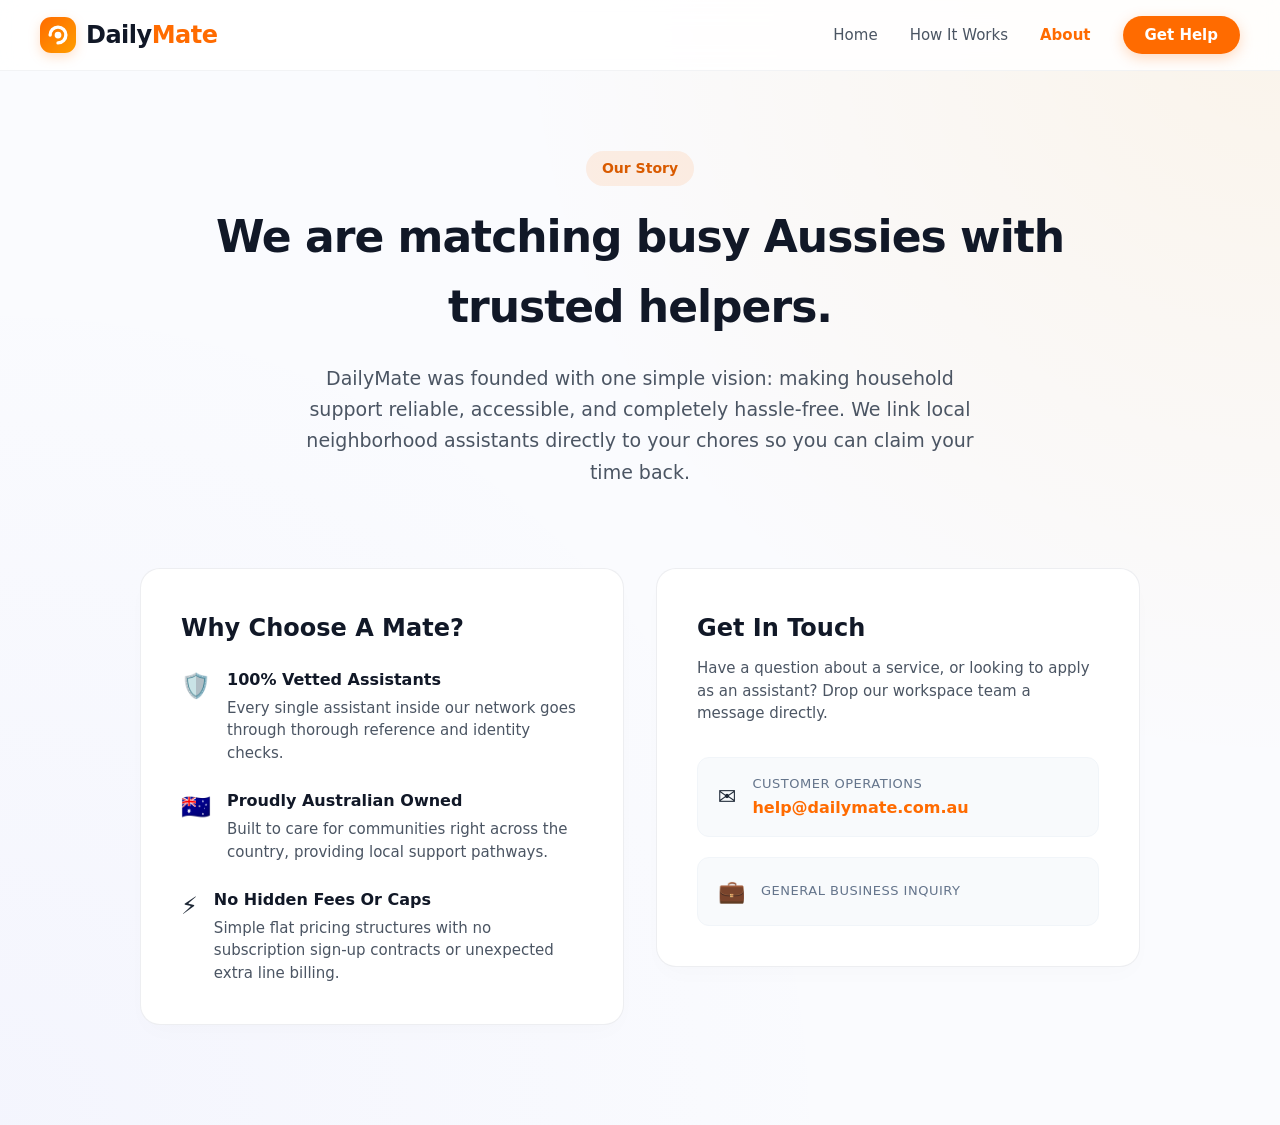
<file: about.html>
<!DOCTYPE html>
<html lang="en-AU">
<head>
    <meta charset="UTF-8">
    <meta name="viewport" content="width=device-width, initial-scale=1.0">
    <title>About Us & Contact - DailyMate</title>
    <link rel="stylesheet" href="css/style.css">
    <link rel="icon" type="image/svg+xml" href="data:image/svg+xml,<svg xmlns=%22http://w3.org viewBox=%220 0 100 100%22><text y=%22.9em%22 font-size=%2290%22>🤝</text></svg>">
    
    <!-- HIGH-CONVERSION MODERN GLASS & ANIMATION UI SYSTEM -->
    <style>
        @keyframes subtle-float {
            0% { transform: translateY(0px); }
            50% { transform: translateY(-6px); }
            100% { transform: translateY(0px); }
        }
        .animate-nav-link {
            position: relative;
            transition: color 0.3s cubic-bezier(0.4, 0, 0.2, 1);
        }
        .animate-nav-link::after {
            content: '';
            position: absolute;
            width: 100%;
            transform: scaleX(0);
            height: 2px;
            bottom: -4px;
            left: 0;
            background-color: #ff6b00;
            transform-origin: bottom right;
            transition: transform 0.25s ease-out;
        }
        .animate-nav-link:hover::after {
            transform: scaleX(1);
            transform-origin: bottom left;
        }
        .cta-hover-effect {
            transition: all 0.3s cubic-bezier(0.4, 0, 0.2, 1) !important;
        }
        .cta-hover-effect:hover {
            transform: translateY(-2px);
            box-shadow: 0 10px 20px rgba(255, 107, 0, 0.4) !important;
            background: #e05e00 !important;
        }
    </style>
    <script defer src="https://cloud.umami.is/script.js" data-website-id="463b9ab1-f772-42ed-bf40-f2116ed38c95"></script>
</head>
<body style="margin: 0; padding: 0; background: radial-gradient(circle at top right, rgba(255, 158, 0, 0.08), transparent 45%), radial-gradient(circle at bottom left, rgba(99, 102, 241, 0.04), transparent 50%), #fafbfe; min-height: 100vh;">

    <!-- ANIMATED GLASS-MORPHIC NAVIGATION HEADER -->
    <header style="background: rgba(255, 255, 255, 0.85); backdrop-filter: blur(12px); position: sticky; top: 0; z-index: 1000; border-bottom: 1px solid rgba(229, 231, 235, 0.5); padding: 16px 24px;">
        <nav style="max-width: 1200px; margin: 0 auto; display: flex; align-items: center; justify-content: space-between;">
            <a href="index.html" style="display: flex; align-items: center; gap: 10px; text-decoration: none; font-family: system-ui, -apple-system, sans-serif;">
                <svg width="36" height="36" viewBox="0 0 32 32" fill="none" xmlns="http://w3.org" style="filter: drop-shadow(0 4px 6px rgba(255, 107, 0, 0.2));">
                    <rect width="32" height="32" rx="10" fill="url(#logo-grad)"/>
                    <path d="M9 16C9 12.134 12.134 9 16 9C19.866 9 23 12.134 23 16C23 19.866 19.866 23 16 23" stroke="white" stroke-width="3" stroke-linecap="round"/>
                    <circle cx="16" cy="16" r="3" fill="white"/>
                    <defs>
                        <linearGradient id="logo-grad" x1="0" y1="0" x2="32" y2="32" gradientUnits="userSpaceOnUse">
                            <stop offset="0%" stop-color="#ff6b00"/>
                            <stop offset="100%" stop-color="#ff9e00"/>
                        </linearGradient>
                    </defs>
                </svg>
                <span style="font-weight: 800; font-size: 24px; color: #111827; letter-spacing: -0.5px;">Daily<span style="color: #ff6b00;">Mate</span></span>
            </a>
            <ul style="display: flex; align-items: center; gap: 32px; list-style: none; margin: 0; padding: 0; font-family: system-ui, sans-serif;">
                <li><a href="index.html" class="animate-nav-link" style="color: #4b5563; font-weight: 500; text-decoration: none; font-size: 15px;">Home</a></li>
                <li><a href="how-it-works.html" class="animate-nav-link" style="color: #4b5563; font-weight: 500; text-decoration: none; font-size: 15px;">How It Works</a></li>
                <li><a href="about.html" class="animate-nav-link" style="color: #ff6b00; font-weight: 600; text-decoration: none; font-size: 15px;">About</a></li>
                <li><a href="get-help.html" class="cta-hover-effect" style="background: #ff6b00; color: white; padding: 10px 22px; font-weight: 600; border-radius: 9999px; text-decoration: none; font-size: 15px; box-shadow: 0 4px 14px rgba(255, 107, 0, 0.25);">Get Help</a></li>
            </ul>
        </nav>
    </header>

    <!-- CONTENT BODY LAYER -->
    <main style="font-family: system-ui, -apple-system, sans-serif; padding: 80px 24px 100px 24px;">
        <div style="max-width: 1000px; margin: 0 auto;">
            
            <!-- SEGMENT 1: BRAND VISION OVERVIEW -->
            <div style="text-align: center; margin-bottom: 80px;">
                <span style="background: rgba(255, 107, 0, 0.1); color: #d95b00; padding: 6px 16px; border-radius: 9999px; font-size: 14px; font-weight: 600; display: inline-block; margin-bottom: 16px;">Our Story</span>
                <h1 style="font-size: 44px; font-weight: 800; color: #111827; margin: 0 0 20px 0; letter-spacing: -1px;">We are matching busy Aussies with trusted helpers.</h1>
                <p style="font-size: 19px; color: #4b5563; max-width: 700px; margin: 0 auto; line-height: 1.65;">DailyMate was founded with one simple vision: making household support reliable, accessible, and completely hassle-free. We link local neighborhood assistants directly to your chores so you can claim your time back.</p>
            </div>

            <!-- GRID AREA: STORY CARDS VS CONTACT DETAILS CARDS -->
            <div style="display: grid; grid-template-columns: repeat(auto-fit, minmax(320px, 1fr)); gap: 32px; align-items: start;">
                
                <!-- COLUMN LEFT: THE STORY VALUES CARD -->
                <div style="background: #ffffff; border: 1px solid rgba(229, 231, 235, 0.7); border-radius: 20px; padding: 40px; box-shadow: 0 10px 25px -5px rgba(0,0,0,0.02); animation: subtle-float 6s ease-in-out infinite;">
                    <h3 style="font-size: 24px; color: #111827; margin: 0 0 20px 0; font-weight: 700;">Why Choose A Mate?</h3>
                    
                    <div style="display: flex; gap: 16px; margin-bottom: 24px;">
                        <span style="font-size: 24px;">🛡️</span>
                        <div>
                            <h4 style="margin: 0 0 4px 0; font-size: 16px; color: #111827; font-weight: 600;">100% Vetted Assistants</h4>
                            <p style="margin: 0; color: #4b5563; font-size: 15px; line-height: 1.5;">Every single assistant inside our network goes through thorough reference and identity checks.</p>
                        </div>
                    </div>

                    <div style="display: flex; gap: 16px; margin-bottom: 24px;">
                        <span style="font-size: 24px;">🇦🇺</span>
                        <div>
                            <h4 style="margin: 0 0 4px 0; font-size: 16px; color: #111827; font-weight: 600;">Proudly Australian Owned</h4>
                            <p style="margin: 0; color: #4b5563; font-size: 15px; line-height: 1.5;">Built to care for communities right across the country, providing local support pathways.</p>
                        </div>
                    </div>

                    <div style="display: flex; gap: 16px;">
                        <span style="font-size: 24px;">⚡</span>
                        <div>
                            <h4 style="margin: 0 0 4px 0; font-size: 16px; color: #111827; font-weight: 600;">No Hidden Fees Or Caps</h4>
                            <p style="margin: 0; color: #4b5563; font-size: 15px; line-height: 1.5;">Simple flat pricing structures with no subscription sign-up contracts or unexpected extra line billing.</p>
                        </div>
                    </div>
                </div>

                <!-- COLUMN RIGHT: THE PREMIUM CONTACT INFORMATION CARD -->
                <div style="background: #ffffff; border: 1px solid rgba(229, 231, 235, 0.7); border-radius: 20px; padding: 40px; box-shadow: 0 10px 25px -5px rgba(0,0,0,0.02);">
                    <h3 style="font-size: 24px; color: #111827; margin: 0 0 10px 0; font-weight: 700;">Get In Touch</h3>
                    <p style="color: #4b5563; font-size: 15px; margin: 0 0 32px 0; line-height: 1.5;">Have a question about a service, or looking to apply as an assistant? Drop our workspace team a message directly.</p>
                    
                    <!-- OFFICE CONTACT CHANNELS -->
                    <div style="display: flex; flex-direction: column; gap: 20px;">
                        
                        <!-- OFFICIAL BOX MAIL -->
                        <div style="display: flex; align-items: center; gap: 16px; background: #f8fafc; border-radius: 12px; padding: 16px 20px; border: 1px solid #f1f5f9;">
                            <span style="font-size: 22px;">✉️</span>
                            <div>
                                <div style="font-size: 13px; color: #64748b; font-weight: 500; text-transform: uppercase; letter-spacing: 0.5px;">Customer Operations</div>
                                <a href="mailto:help@dailymate.com.au" style="font-size: 16px; color: #ff6b00; font-weight: 700; text-decoration: none;">help@dailymate.com.au</a>
                            </div>
                        </div>

                        <!-- MANAGEMENT MAIL -->
                        <div style="display: flex; align-items: center; gap: 16px; background: #f8fafc; border-radius: 12px; padding: 16px 20px; border: 1px solid #f1f5f9;">
                            <span style="font-size: 22px;">💼</span>
                            <div>
                                <div style="font-size: 13px; color: #64748b; font-weight: 500; text-transform: uppercase; letter-spacing: 0.5px;">General Business Inquiry</div>
</file>
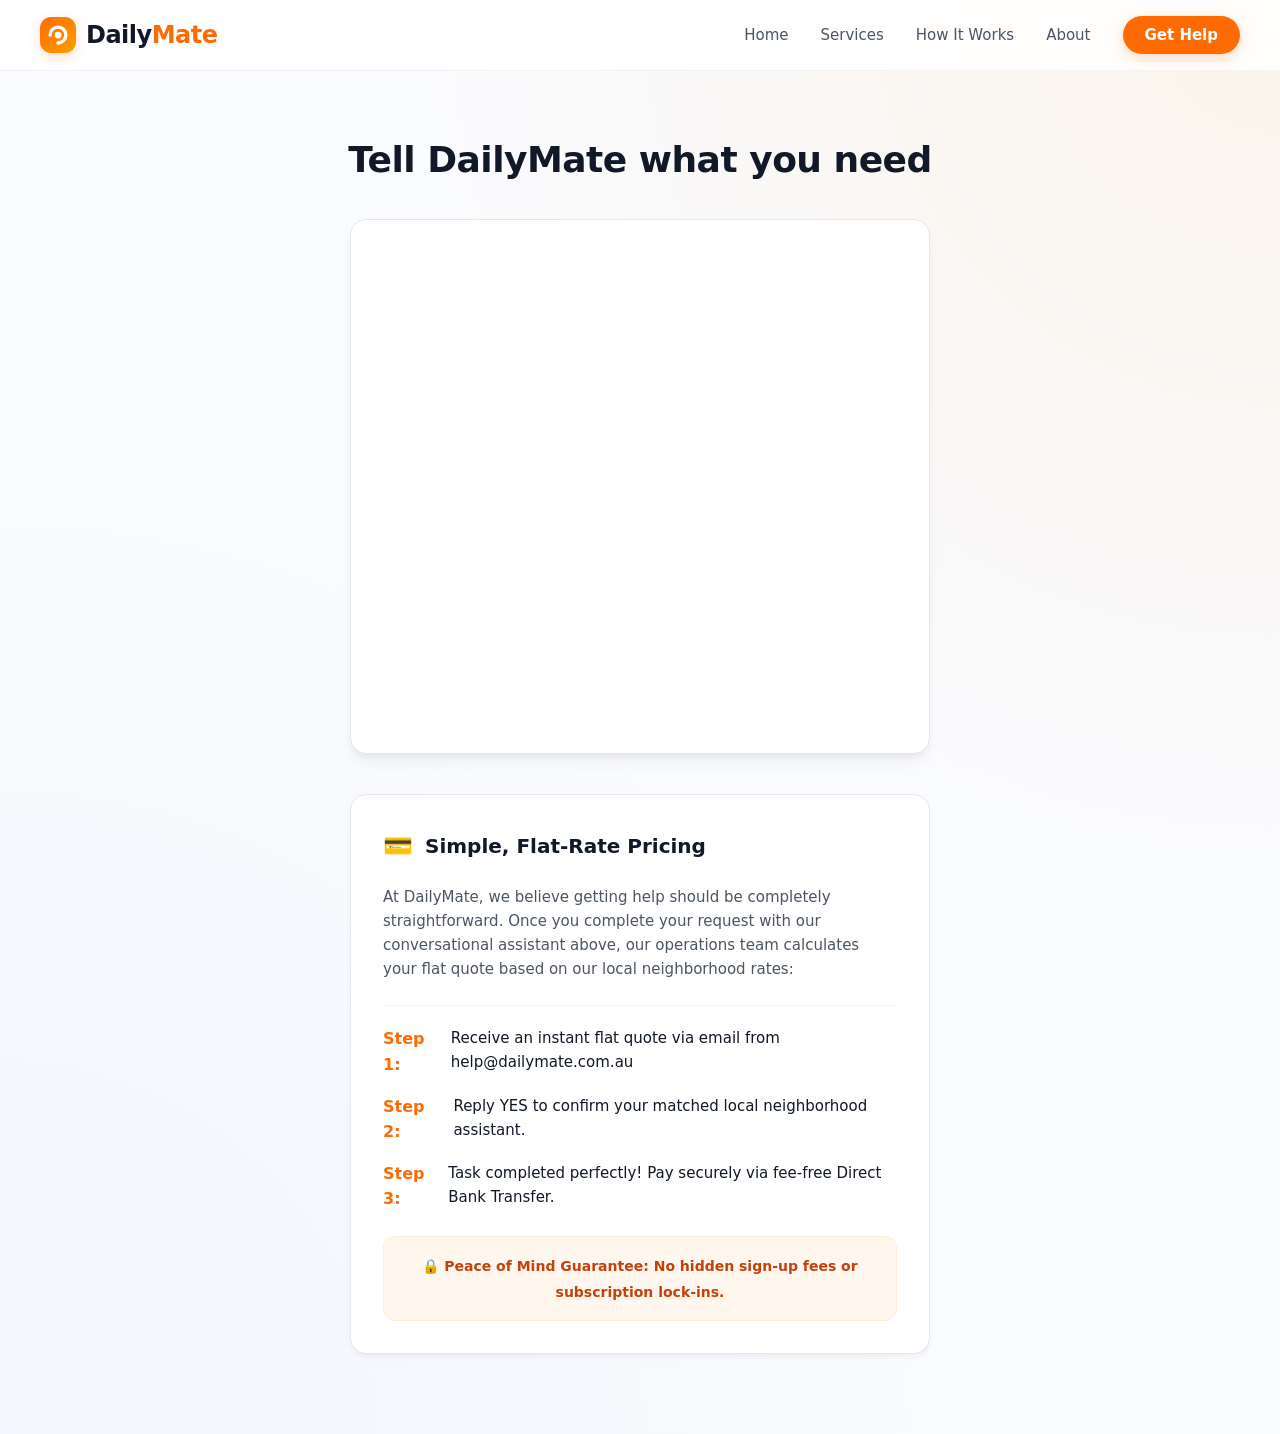
<file: get-help.html>
<!DOCTYPE html>
<html lang="en-AU">
<head>
    <meta charset="UTF-8">
    <meta name="viewport" content="width=device-width, initial-scale=1.0">
    <title>Get Help - DailyMate</title>
    <link rel="stylesheet" href="css/style.css">
    <link rel="icon" type="image/svg+xml" href="data:image/svg+xml,<svg xmlns=%22http://w3.org viewBox=%220 0 100 100%22><text y=%22.9em%22 font-size=%2290%22>🤝</text></svg>">
    
    <!-- PREMIUM BRANDED ANIMATION UI SYSTEM -->
    <style>
        .animate-nav-link {
            position: relative;
            transition: color 0.3s cubic-bezier(0.4, 0, 0.2, 1);
        }
        .animate-nav-link::after {
            content: '';
            position: absolute;
            width: 100%;
            transform: scaleX(0);
            height: 2px;
            bottom: -4px;
            left: 0;
            background-color: #ff6b00;
            transform-origin: bottom right;
            transition: transform 0.25s ease-out;
        }
        .animate-nav-link:hover::after {
            transform: scaleX(1);
            transform-origin: bottom left;
        }
        .cta-hover-effect {
            transition: all 0.3s cubic-bezier(0.4, 0, 0.2, 1) !important;
        }
        .cta-hover-effect:hover {
            transform: translateY(-2px);
            box-shadow: 0 10px 20px rgba(255, 107, 0, 0.4) !important;
            background: #e05e00 !important;
        }
    </style>
    <script defer src="https://umami.is" data-website-id="463b9ab1-f772-42ed-bf40-f2116ed38c95"></script>
</head>
<body style="margin: 0; padding: 0; background: radial-gradient(circle at top right, rgba(255, 158, 0, 0.08), transparent 45%), radial-gradient(circle at bottom left, rgba(99, 102, 241, 0.04), transparent 50%), #fafbfe; min-height: 100vh;">

    <!-- ANIMATED GLASS-MORPHIC NAVIGATION HEADER -->
    <header style="background: rgba(255, 255, 255, 0.85); backdrop-filter: blur(12px); position: sticky; top: 0; z-index: 1000; border-bottom: 1px solid rgba(229, 231, 235, 0.5); padding: 16px 24px;">
        <nav style="max-width: 1200px; margin: 0 auto; display: flex; align-items: center; justify-content: space-between;">
            <!-- PREMIUM INLINE CODE EMBED VECTOR LOGO -->
            <a href="index.html" style="display: flex; align-items: center; gap: 10px; text-decoration: none; font-family: system-ui, -apple-system, sans-serif;">
                <svg width="36" height="36" viewBox="0 0 32 32" fill="none" xmlns="http://w3.org" style="filter: drop-shadow(0 4px 6px rgba(255, 107, 0, 0.2));">
                    <rect width="32" height="32" rx="10" fill="url(#logo-grad)"/>
                    <path d="M9 16C9 12.134 12.134 9 16 9C19.866 9 23 12.134 23 16C23 19.866 19.866 23 16 23" stroke="white" stroke-width="3" stroke-linecap="round"/>
                    <circle cx="16" cy="16" r="3" fill="white"/>
                    <defs>
                        <linearGradient id="logo-grad" x1="0" y1="0" x2="32" y2="32" gradientUnits="userSpaceOnUse">
                            <stop offset="0%" stop-color="#ff6b00"/>
                            <stop offset="100%" stop-color="#ff9e00"/>
                        </linearGradient>
                    </defs>
                </svg>
                <span style="font-weight: 800; font-size: 24px; color: #111827; letter-spacing: -0.5px;">Daily<span style="color: #ff6b00;">Mate</span></span>
            </a>
            <ul style="display: flex; align-items: center; gap: 32px; list-style: none; margin: 0; padding: 0; font-family: system-ui, sans-serif;">
                <li><a href="index.html" class="animate-nav-link" style="color: #4b5563; font-weight: 500; text-decoration: none; font-size: 15px;">Home</a></li>
                <li><a href="index.html#service-catalog-container" class="animate-nav-link" style="color: #4b5563; font-weight: 500; text-decoration: none; font-size: 15px;">Services</a></li>
                <li><a href="how-it-works.html" class="animate-nav-link" style="color: #4b5563; font-weight: 500; text-decoration: none; font-size: 15px;">How It Works</a></li>
                <li><a href="about.html" class="animate-nav-link" style="color: #4b5563; font-weight: 500; text-decoration: none; font-size: 15px;">About</a></li>
                <li><a href="get-help.html" class="cta-hover-effect" style="background: #ff6b00; color: white; padding: 10px 22px; font-weight: 600; border-radius: 9999px; text-decoration: none; font-size: 15px; box-shadow: 0 4px 14px rgba(255, 107, 0, 0.25);">Get Help</a></li>
            </ul>
        </nav>
    </header>

    <!-- CONTENT BODY LAYER -->
    <main style="font-family: system-ui, -apple-system, sans-serif; padding: 60px 24px 80px 24px;">
        <div style="max-width: 800px; margin: 0 auto; text-align: center;">
            <h1 style="font-size: 36px; font-weight: 800; color: #111827; margin: 0 0 30px 0; letter-spacing: -0.5px;">Tell DailyMate what you need</h1>
        </div>

        <!-- CONVERSATIONAL ENGINE MASK CONTAINER -->
        <div style="width: 100%; max-width: 600px; margin: 0 auto; padding: 0 10px;">
            <div style="width: 100%; height: 535px; background: #ffffff; border-radius: 16px; overflow: hidden; box-shadow: 0 10px 15px -3px rgba(0, 0, 0, 0.05), 0 4px 6px -2px rgba(0, 0, 0, 0.05); border: 1px solid #e5e7eb; position: relative;">
                <iframe 
                    src="https://typebot.co/my-typebot-4msduqt" 
                    style="width: 100%; height: 600px; border: none; position: absolute; top: 0; left: 0;" 
                    allow="geolocation; microphone; camera">
                </iframe>
            </div>
        </div>

        <!-- PRICING & PAYMENT TRANSPARENCY CARD -->
        <div style="width: 100%; max-width: 600px; margin: 40px auto 0 auto; padding: 0 10px;">
            <div style="background: #ffffff; border: 1px solid #e5e7eb; border-radius: 16px; padding: 32px; box-shadow: 0 4px 6px -1px rgba(0, 0, 0, 0.05);">
                <div style="display: flex; align-items: center; gap: 12px; margin-bottom: 20px;">
                    <span style="font-size: 24px;">💳</span>
                    <h3 style="font-size: 20px; color: #111827; margin: 0; font-weight: 700;">Simple, Flat-Rate Pricing</h3>
                </div>
                
                <p style="color: #4b5563; font-size: 15px; line-height: 1.6; margin: 0 0 24px 0;">
                    At DailyMate, we believe getting help should be completely straightforward. Once you complete your request with our conversational assistant above, our operations team calculates your flat quote based on our local neighborhood rates:
                </p>

                <div style="display: flex; flex-direction: column; gap: 16px; border-top: 1px solid #f3f4f6; padding-top: 20px;">
                    <div style="display: flex; gap: 12px;">
                        <span style="color: #ff6b00; font-weight: bold;">Step 1:</span>
                        <p style="margin: 0; color: #111827; font-size: 15px; font-weight: 500;">Receive an instant flat quote via email from help@dailymate.com.au</p>
                    </div>
                    <div style="display: flex; gap: 12px;">
                        <span style="color: #ff6b00; font-weight: bold;">Step 2:</span>
                        <p style="margin: 0; color: #111827; font-size: 15px; font-weight: 500;">Reply YES to confirm your matched local neighborhood assistant.</p>
                    </div>
                    <div style="display: flex; gap: 12px;">
                        <span style="color: #ff6b00; font-weight: bold;">Step 3:</span>
                        <p style="margin: 0; color: #111827; font-size: 15px; font-weight: 500;">Task completed perfectly! Pay securely via fee-free Direct Bank Transfer.</p>
                    </div>
                </div>

                <div style="margin-top: 24px; background: #fff7ed; border-radius: 12px; padding: 16px; border: 1px solid #ffedd5; text-align: center;">
                    <span style="font-size: 14px; color: #c2410c; font-weight: 600;">🔒 Peace of Mind Guarantee: No hidden sign-up fees or subscription lock-ins.</span>
                </div>
            </div>
        </div>
    </main>

    <script src="js/script.js"></script>
        <script>
        // Smoothly reads URL query parameters and builds a robust fallback channel
        document.addEventListener("DOMContentLoaded", function() {
            const urlParams = new URLSearchParams(window.location.search);
            const service = urlParams.get('serviceType');
            const iframe = document.querySelector('iframe');
            
            if (iframe) {
                if (service) {
                    // Correctly appends the serviceType string without messing up the protocol headers
                    iframe.src = "https://typebot.co/my-typebot-4msduqt?serviceType" + encodeURIComponent(service);
                } else {
                    // Guarantees your standard production chatbot URL loads if a user navigates here directly
                    iframe.src = "https://typebot.co/my-typebot-4msduqt";
                }
            }
        });
    </script>


</body>
</html>
</file>
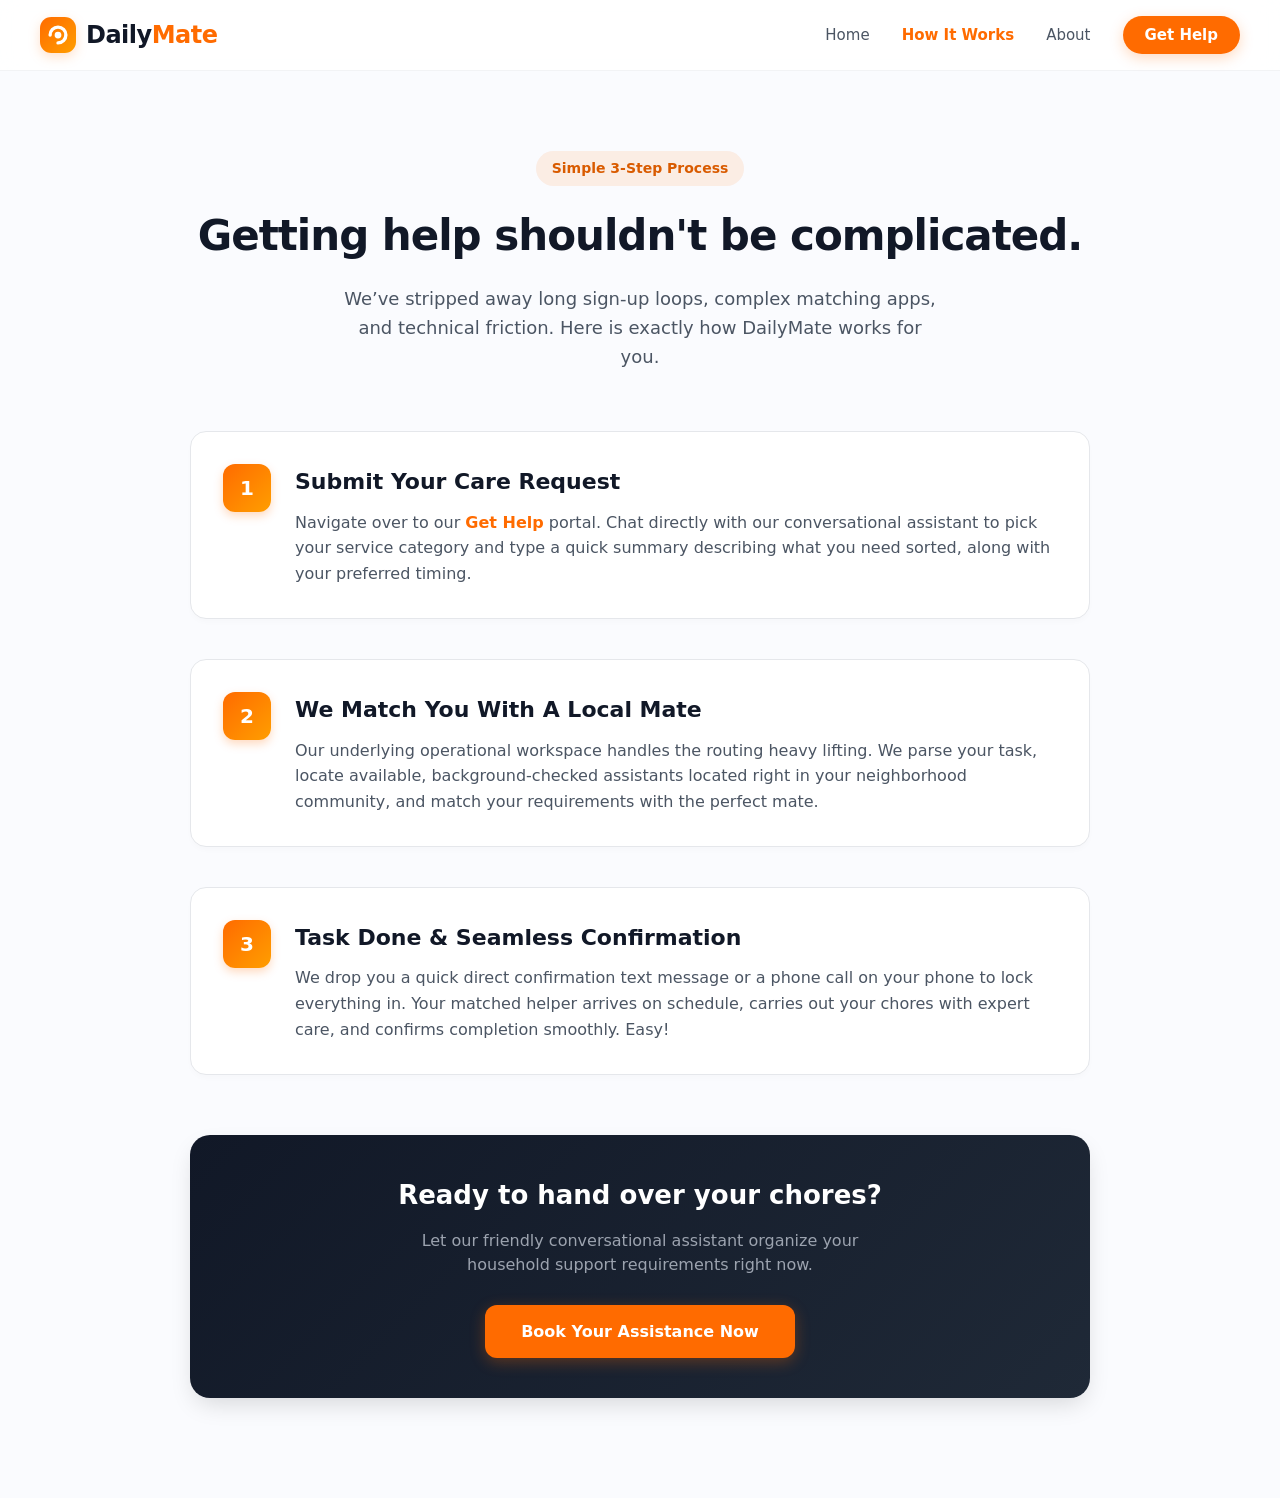
<file: how-it-works.html>
<!DOCTYPE html>
<html lang="en-AU">
<head>
    <meta charset="UTF-8">
    <meta name="viewport" content="width=device-width, initial-scale=1.0">
    <title>How It Works - DailyMate</title>
    <link rel="stylesheet" href="css/style.css">
    <link rel="icon" type="image/svg+xml" href="data:image/svg+xml,<svg xmlns=%22http://w3.org viewBox=%220 0 100 100%22><text y=%22.9em%22 font-size=%2290%22>🤝</text></svg>">
    <script defer src="https://cloud.umami.is/script.js" data-website-id="463b9ab1-f772-42ed-bf40-f2116ed38c95"></script>
</head>
<body style="margin: 0; padding: 0; background-color: #fafbfe;">

    <!-- MODERN NAVIGATION HEADER -->
    <header style="background: rgba(255, 255, 255, 0.85); backdrop-filter: blur(12px); position: sticky; top: 0; z-index: 1000; border-bottom: 1px solid rgba(229, 231, 235, 0.5); padding: 16px 24px;">
        <nav style="max-width: 1200px; margin: 0 auto; display: flex; align-items: center; justify-content: space-between;">
            <a href="index.html" style="display: flex; align-items: center; gap: 10px; text-decoration: none; font-family: system-ui, -apple-system, sans-serif;">
                <svg width="36" height="36" viewBox="0 0 32 32" fill="none" xmlns="http://w3.org" style="filter: drop-shadow(0 4px 6px rgba(255, 107, 0, 0.2));">
                    <rect width="32" height="32" rx="10" fill="url(#logo-grad)"/>
                    <path d="M9 16C9 12.134 12.134 9 16 9C19.866 9 23 12.134 23 16C23 19.866 19.866 23 16 23" stroke="white" stroke-width="3" stroke-linecap="round"/>
                    <circle cx="16" cy="16" r="3" fill="white"/>
                    <defs>
                        <linearGradient id="logo-grad" x1="0" y1="0" x2="32" y2="32" gradientUnits="userSpaceOnUse">
                            <stop offset="0%" stop-color="#ff6b00"/>
                            <stop offset="100%" stop-color="#ff9e00"/>
                        </linearGradient>
                    </defs>
                </svg>
                <span style="font-weight: 800; font-size: 24px; color: #111827; letter-spacing: -0.5px;">Daily<span style="color: #ff6b00;">Mate</span></span>
            </a>
            <ul style="display: flex; align-items: center; gap: 32px; list-style: none; margin: 0; padding: 0; font-family: system-ui, sans-serif;">
                <li><a href="index.html" style="color: #4b5563; font-weight: 500; text-decoration: none; font-size: 15px;">Home</a></li>
                <li><a href="how-it-works.html" style="color: #ff6b00; font-weight: 600; text-decoration: none; font-size: 15px;">How It Works</a></li>
                <li><a href="about.html" style="color: #4b5563; font-weight: 500; text-decoration: none; font-size: 15px;">About</a></li>
                <li><a href="get-help.html" style="background: #ff6b00; color: white; padding: 10px 22px; font-weight: 600; border-radius: 9999px; text-decoration: none; font-size: 15px; box-shadow: 0 4px 14px rgba(255, 107, 0, 0.25);">Get Help</a></li>
            </ul>
        </nav>
    </header>

    <main style="font-family: system-ui, -apple-system, sans-serif; padding: 80px 24px 100px 24px;">
        <div style="max-width: 900px; margin: 0 auto;">
            
            <!-- HEADER HERO TITLE BLOCK -->
            <div style="text-align: center; margin-bottom: 60px;">
                <span style="background: rgba(255, 107, 0, 0.1); color: #d95b00; padding: 6px 16px; border-radius: 9999px; font-size: 14px; font-weight: 600; display: inline-block; margin-bottom: 16px;">Simple 3-Step Process</span>
                <h1 style="font-size: 42px; font-weight: 800; color: #111827; margin: 0 0 16px 0; letter-spacing: -1px;">Getting help shouldn't be complicated.</h1>
                <p style="font-size: 18px; color: #4b5563; max-width: 600px; margin: 0 auto; line-height: 1.6;">We’ve stripped away long sign-up loops, complex matching apps, and technical friction. Here is exactly how DailyMate works for you.</p>
            </div>

            <!-- CHRONOLOGICAL STEP LAYOUT GRID -->
            <div style="display: flex; flex-direction: column; gap: 40px; position: relative;">
                
                <!-- STEP 1 -->
                <div style="background: #ffffff; border: 1px solid #e5e7eb; border-radius: 16px; padding: 32px; display: flex; gap: 24px; box-shadow: 0 4px 6px -1px rgba(0,0,0,0.02);">
                    <div style="background: linear-gradient(135deg, #ff6b00, #ff9e00); color: white; width: 48px; height: 48px; display: flex; align-items: center; justify-content: center; border-radius: 12px; font-weight: 800; font-size: 20px; flex-shrink: 0; box-shadow: 0 4px 10px rgba(255,107,0,0.25);">1</div>
                    <div>
                        <h3 style="font-size: 22px; color: #111827; margin: 0 0 10px 0; font-weight: 700;">Submit Your Care Request</h3>
                        <p style="color: #4b5563; font-size: 16px; line-height: 1.6; margin: 0;">Navigate over to our <a href="get-help.html" style="color: #ff6b00; font-weight: 600; text-decoration: none;">Get Help</a> portal. Chat directly with our conversational assistant to pick your service category and type a quick summary describing what you need sorted, along with your preferred timing.</p>
                    </div>
                </div>

                <!-- STEP 2 -->
                <div style="background: #ffffff; border: 1px solid #e5e7eb; border-radius: 16px; padding: 32px; display: flex; gap: 24px; box-shadow: 0 4px 6px -1px rgba(0,0,0,0.02);">
                    <div style="background: linear-gradient(135deg, #ff6b00, #ff9e00); color: white; width: 48px; height: 48px; display: flex; align-items: center; justify-content: center; border-radius: 12px; font-weight: 800; font-size: 20px; flex-shrink: 0; box-shadow: 0 4px 10px rgba(255,107,0,0.25);">2</div>
                    <div>
                        <h3 style="font-size: 22px; color: #111827; margin: 0 0 10px 0; font-weight: 700;">We Match You With A Local Mate</h3>
                        <p style="color: #4b5563; font-size: 16px; line-height: 1.6; margin: 0;">Our underlying operational workspace handles the routing heavy lifting. We parse your task, locate available, background-checked assistants located right in your neighborhood community, and match your requirements with the perfect mate.</p>
                    </div>
                </div>

                <!-- STEP 3 -->
                <div style="background: #ffffff; border: 1px solid #e5e7eb; border-radius: 16px; padding: 32px; display: flex; gap: 24px; box-shadow: 0 4px 6px -1px rgba(0,0,0,0.02);">
                    <div style="background: linear-gradient(135deg, #ff6b00, #ff9e00); color: white; width: 48px; height: 48px; display: flex; align-items: center; justify-content: center; border-radius: 12px; font-weight: 800; font-size: 20px; flex-shrink: 0; box-shadow: 0 4px 10px rgba(255,107,0,0.25);">3</div>
                    <div>
                        <h3 style="font-size: 22px; color: #111827; margin: 0 0 10px 0; font-weight: 700;">Task Done & Seamless Confirmation</h3>
                        <p style="color: #4b5563; font-size: 16px; line-height: 1.6; margin: 0;">We drop you a quick direct confirmation text message or a phone call on your phone to lock everything in. Your matched helper arrives on schedule, carries out your chores with expert care, and confirms completion smoothly. Easy!</p>
                    </div>
                </div>

            </div>

            <!-- FOCUSED BOTTOM CTA CALLOUT -->
            <div style="margin-top: 60px; background: linear-gradient(135deg, #111827, #1f2937); border-radius: 20px; padding: 40px; text-align: center; box-shadow: 0 10px 25px -5px rgba(0,0,0,0.15); color: white;">
                <h3 style="font-size: 26px; font-weight: 700; margin: 0 0 12px 0;">Ready to hand over your chores?</h3>
                <p style="color: #9ca3af; font-size: 16px; max-width: 500px; margin: 0 auto 28px auto; line-height: 1.5;">Let our friendly conversational assistant organize your household support requirements right now.</p>
                <a href="get-help.html" style="background: #ff6b00; color: white; padding: 14px 36px; font-weight: 700; border-radius: 12px; text-decoration: none; font-size: 16px; box-shadow: 0 4px 15px rgba(255,107,0,0.3); display: inline-block;">Book Your Assistance Now</a>
            </div>

        </div>
    </main>

    <script src="js/script.js"></script>
</body>
</html>
</file>
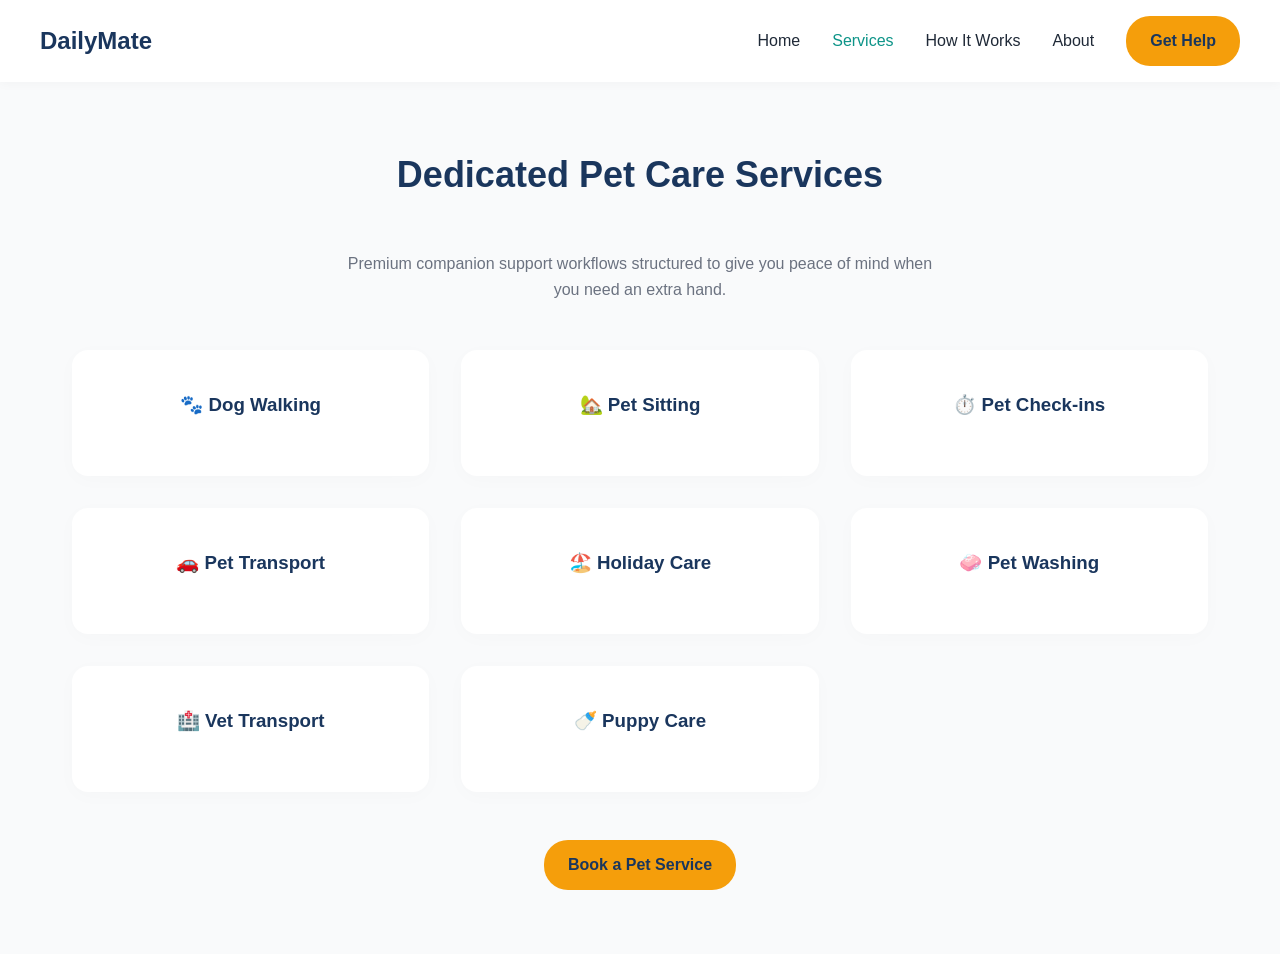
<file: pet-care.html>
<!DOCTYPE html>
<html lang="en-AU">
<head>
    <meta charset="UTF-8">
    <meta name="viewport" content="width=device-width, initial-scale=1.0">
    <title>Pet Care Services — DailyMate</title>
    <link rel="stylesheet" href="css/style.css">
</head>
<body>
    <header class="header">
        <nav class="nav-container">
            <a href="index.html" class="logo">DailyMate</a>
            <ul class="nav-menu">
                <li><a href="index.html" class="nav-link">Home</a></li>
                <li><a href="services.html" class="nav-link active">Services</a></li>
                <li><a href="how-it-works.html" class="nav-link">How It Works</a></li>
                <li><a href="about.html" class="nav-link">About</a></li>
                <li><a href="get-help.html" class="btn btn-primary">Get Help</a></li>
            </ul>
        </nav>
    </header>
    <main class="container">
        <h1 class="section-title">Dedicated Pet Care Services</h1>
        <p style="text-align:center; max-width:600px; margin: 0 auto 3rem; color: #6B7280;">Premium companion support workflows structured to give you peace of mind when you need an extra hand.</p>
        <div class="services-grid">
            <div class="service-card"><h3>🐾 Dog Walking</h3></div>
            <div class="service-card"><h3>🏡 Pet Sitting</h3></div>
            <div class="service-card"><h3>⏱️ Pet Check-ins</h3></div>
            <div class="service-card"><h3>🚗 Pet Transport</h3></div>
            <div class="service-card"><h3>🏖️ Holiday Care</h3></div>
            <div class="service-card"><h3>🧼 Pet Washing</h3></div>
            <div class="service-card"><h3>🏥 Vet Transport</h3></div>
            <div class="service-card"><h3>🍼 Puppy Care</h3></div>
        </div>
        <div style="text-align:center; margin-top: 3rem;">
            <a href="get-help.html" class="btn btn-primary">Book a Pet Service</a>
        </div>
    </main>
</body>
</html>
</file>
<file: css/style.css>
/* DailyMate Aesthetic Design System */
:root {
    --primary: #1A365D;
    --secondary: #0D9488;
    --accent: #F59E0B;
    --neutral-dark: #1F2937;
    --neutral-light: #F9FAFB;
    --white: #FFFFFF;
    --radius-md: 16px;
    --radius-lg: 24px;
    --transition: all 0.25s ease-in-out;
}

* { box-sizing: border-box; margin: 0; padding: 0; }
body {
    font-family: -apple-system, BlinkMacSystemFont, "Segoe UI", Roboto, Helvetica, Arial, sans-serif;
    color: var(--neutral-dark);
    background-color: var(--neutral-light);
    line-height: 1.6;
}

.header {
    background-color: var(--white);
    padding: 1rem 2rem;
    box-shadow: 0 2px 10px rgba(0,0,0,0.03);
    position: sticky; top: 0; z-index: 1000;
}
.nav-container {
    max-width: 1200px; margin: 0 auto;
    display: flex; justify-content: space-between; align-items: center;
}
.logo { font-weight: 700; font-size: 1.5rem; color: var(--primary); text-decoration: none; }
.nav-menu { display: flex; list-style: none; align-items: center; gap: 2rem; }
.nav-link { color: var(--neutral-dark); text-decoration: none; font-weight: 500; transition: var(--transition); }
.nav-link.active, .nav-link:hover { color: var(--secondary); }

.btn {
    display: inline-flex; align-items: center; justify-content: center;
    padding: 0.75rem 1.5rem; font-weight: 600; border-radius: var(--radius-lg);
    text-decoration: none; border: none; cursor: pointer; min-height: 48px;
    transition: var(--transition);
}
.btn-primary { background-color: var(--accent); color: var(--primary); }
.btn-primary:hover { transform: translateY(-1px); box-shadow: 0 4px 12px rgba(245,158,11,0.3); }
.btn-secondary { background-color: transparent; border: 2px solid var(--primary); color: var(--primary); }
.btn-secondary:hover { background-color: var(--primary); color: var(--white); }
.btn-sm { min-height: 38px; padding: 0.5rem 1rem; font-size: 0.9rem; }

.container { max-width: 1200px; margin: 0 auto; padding: 4rem 2rem; }
.hero { text-align: center; padding: 6rem 2rem; }
.hero h1 { font-size: 3rem; color: var(--primary); margin-bottom: 1.5rem; }
.hero p { font-size: 1.25rem; max-width: 600px; margin: 0 auto 2.5rem; color: #4B5563; }
.hero-actions { display: flex; gap: 1rem; justify-content: center; flex-wrap: wrap; }

.section-title { text-align: center; font-size: 2.25rem; color: var(--primary); margin-bottom: 3rem; }
.services-grid { display: grid; grid-template-columns: repeat(auto-fit, minmax(280px, 1fr)); gap: 2rem; }
.service-card {
    background: var(--white); padding: 2.5rem; border-radius: var(--radius-md);
    text-align: center; box-shadow: 0 4px 20px rgba(0,0,0,0.02); transition: var(--transition);
}
.service-card:hover { transform: translateY(-4px); box-shadow: 0 10px 25px rgba(0,0,0,0.05); }
.service-icon { font-size: 2.5rem; margin-bottom: 1rem; }
.service-card h3 { color: var(--primary); margin-bottom: 1rem; }
.service-card p { color: #6B7280; margin-bottom: 1.5rem; font-size: 0.95rem; }

.steps-container { display: grid; grid-template-columns: repeat(auto-fit, minmax(220px, 1fr)); gap: 2rem; text-align: center; }
.step-item { background: var(--white); padding: 2rem; border-radius: var(--radius-md); position: relative; }
.step-num {
    width: 40px; height: 40px; background: var(--secondary); color: var(--white);
    border-radius: 50%; display: flex; align-items: center; justify-content: center;
    font-weight: bold; margin: 0 auto 1rem;
}
.step-item h3 { color: var(--primary); margin-bottom: 0.5rem; }
.step-item p { color: #6B7280; font-size: 0.95rem; }

.card-form { background: var(--white); border-radius: var(--radius-md); padding: 2.5rem; box-shadow: 0 4px 20px rgba(0,0,0,0.02); max-width: 600px; margin: 0 auto; }
.form-group { margin-bottom: 1.5rem; }
.form-label { display: block; font-weight: 600; margin-bottom: 0.5rem; color: var(--primary); }
.form-control { width: 100%; padding: 0.875rem 1rem; font-size: 1rem; border: 2px solid #E5E7EB; border-radius: 8px; outline: none; transition: var(--transition); font-family: inherit; }
.form-control:focus { border-color: var(--secondary); }
.hamburger { display: none; background: none; border: none; font-size: 1.5rem; cursor: pointer; color: var(--primary); }

@media (max-width: 768px) {
    .hamburger { display: block; }
    .nav-menu { display: none; }
    .hero h1 { font-size: 2.25rem; }
}
</file>
